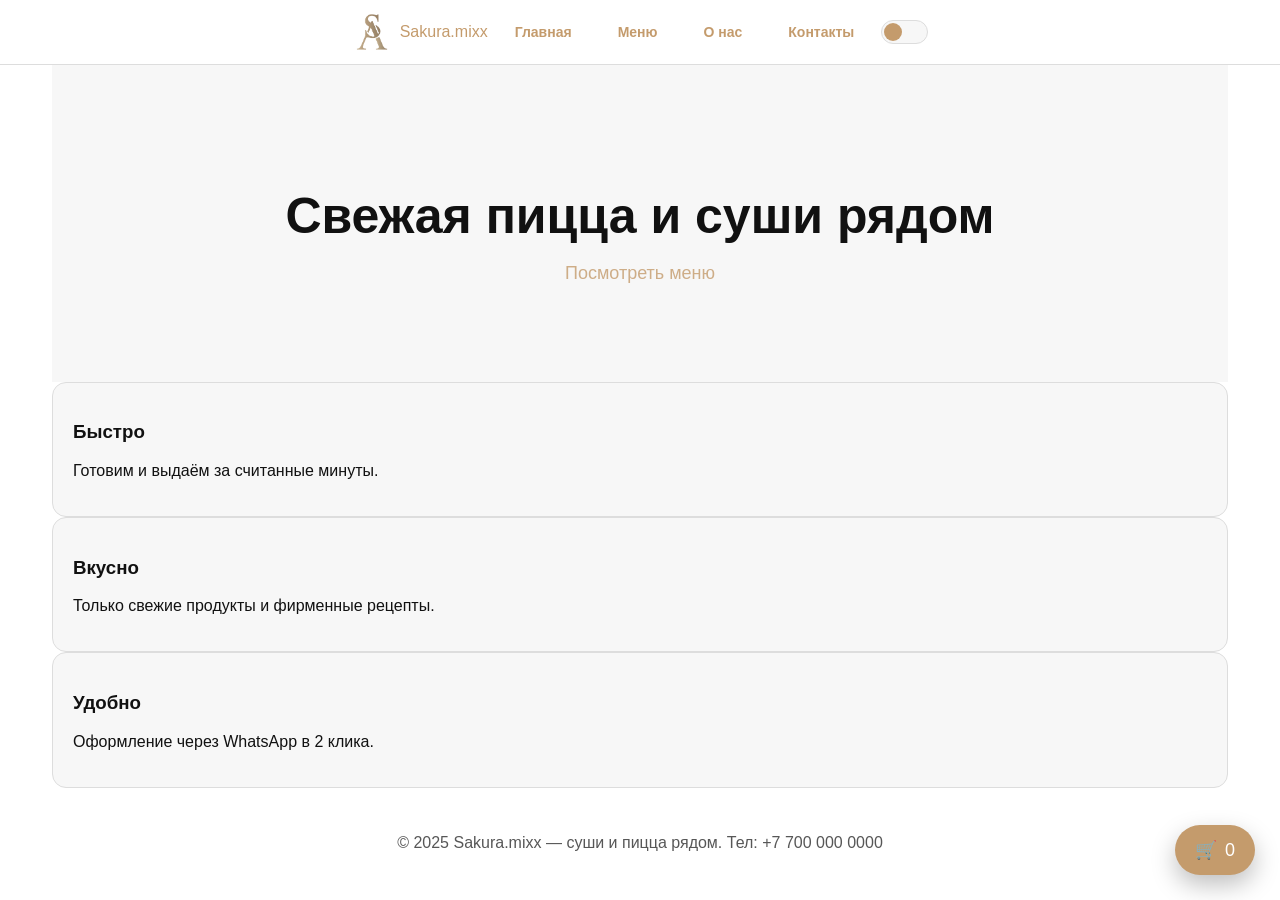
<file: index.html>
<!doctype html>
<html lang="ru">
<head>
  <meta charset="utf-8" />
  <meta name="viewport" content="width=device-width,initial-scale=1" />
  <title>SAKURA.MIX</title>
  <link rel="stylesheet" href="./styles/style.css" />
</head>
<body>
  <header class="topbar">
    <div class="wrap topbar-inner">
      <div class="log_div">
       <img class="logo" src="./imges/Sakura.mixx_logo-removebg-preview.png" alt="">
      <a class="brand" href="index.html">Sakura.mixx</a>
        </div>

      <nav class="nav">
        <a href="index.html">Главная</a>
        <a href="menu.html">Меню</a>
        <a href="about.html" class="active">О нас</a>
        <a href="contacts.html">Контакты</a>
      </nav>
<div class="theme-toggle"></div>

    </div>
  </header>

  <main class="wrap main">
    <section class="hero">
      <h1>Свежая пицца и суши рядом</h1>
      <p class="muted"></p>
      <p><a class="btn" href="menu.html">Посмотреть меню</a></p>
    </section>

    <section class="features">
      <article class="artcard">
        <h3>Быстро</h3>
        <p>Готовим и выдаём за считанные минуты.</p>
      </article>
      <article class="artcard">
        <h3>Вкусно</h3>
        <p>Только свежие продукты и фирменные рецепты.</p>
      </article>
      <article class="artcard">
        <h3>Удобно</h3>
        <p>Оформление через WhatsApp в 2 клика.</p>
      </article>
    </section>
  </main>
  <footer class="footer">
    <div class="wrap">
      <p>© 2025 Sakura.mixx — суши и пицца рядом. Тел: +7 700 000 0000</p>
    </div>
  </footer>

  <script src="./java.js"></script>
  <button id="floatingCartBtn" class="floating-cart">
  🛒 <span id="cartCount">0</span>
</button>
<aside id="cartPanel" class="cart-panel">
  <div class="cart-head">
    <h3>Корзина</h3>
    <button id="closeCart" class="icon-btn">✕</button>
  </div>

  <div id="cartList" class="cart-list"></div>

  <div class="cart-actions">
    <div class="total">
      Итого: <strong id="cartTotal">0</strong> ₸
    </div>

    <div class="cart-buttons">
      <button id="clearCart" class="btn">Очистить</button>
      <button id="checkout" class="btn primary">Оформить в WhatsApp</button>
    </div>
  </div>
</aside>
</body>
</html>
</file>
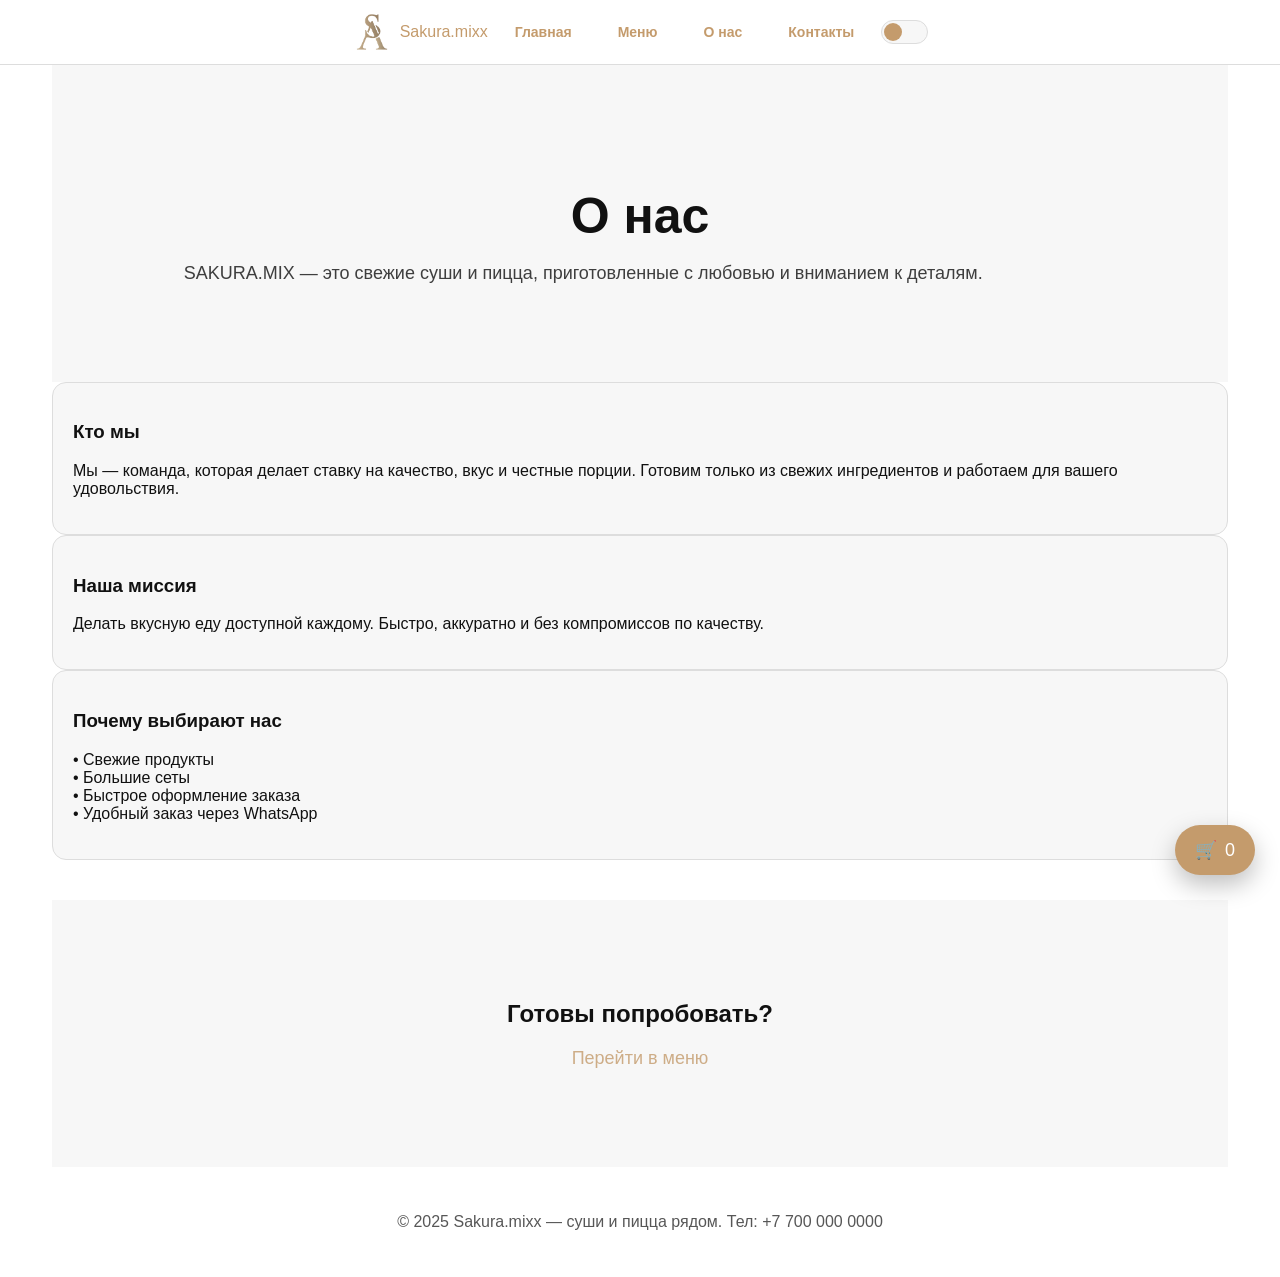
<file: about.html>
<!doctype html>
<html lang="ru">
<head>
  <meta charset="utf-8" />
  <meta name="viewport" content="width=device-width,initial-scale=1" />
  <title>SAKURA.MIX</title>
  <link rel="stylesheet" href="./styles/style.css" />
</head>
<body>
  <header class="topbar">
    <div class="wrap topbar-inner">
      <div class="log_div">
       <img class="logo" src="./imges/Sakura.mixx_logo-removebg-preview.png" alt="">
      <a class="brand" href="index.html">Sakura.mixx</a>
        </div>

      <nav class="nav">
        <a href="index.html">Главная</a>
        <a href="menu.html">Меню</a>
        <a href="about.html">О нас</a>
        <a href="contacts.html">Контакты</a>
      </nav>
<div class="theme-toggle"></div>

    </div>
  </header>
<main class="wrap main">

  <!-- О нас -->
  <section class="hero">
    <h1>О нас</h1>
    <p class="muted">
      SAKURA.MIX — это свежие суши и пицца, приготовленные с любовью и вниманием к деталям.
    </p>
  </section>

  <!-- История -->
  <section class="features">
    <article class="artcard">
      <h3>Кто мы</h3>
      <p>
        Мы — команда, которая делает ставку на качество, вкус и честные порции.
        Готовим только из свежих ингредиентов и работаем для вашего удовольствия.
      </p>
    </article>

    <article class="artcard">
      <h3>Наша миссия</h3>
      <p>
        Делать вкусную еду доступной каждому.
        Быстро, аккуратно и без компромиссов по качеству.
      </p>
    </article>

    <article class="artcard">
      <h3>Почему выбирают нас</h3>
      <p>
        • Свежие продукты<br>
        • Большие сеты<br>
        • Быстрое оформление заказа<br>
        • Удобный заказ через WhatsApp
      </p>
    </article>
  </section>

  <!-- Призыв -->
  <section class="hero" style="margin-top:40px">
    <h2>Готовы попробовать?</h2>
    <p>
      <a class="btn" href="menu.html">Перейти в меню</a>
    </p>
  </section>

</main>

  <footer class="footer">
    <div class="wrap">
      <p>© 2025 Sakura.mixx — суши и пицца рядом. Тел: +7 700 000 0000</p>
    </div>
  </footer>

  <script src="./java.js"></script>
  <button id="floatingCartBtn" class="floating-cart">
  🛒 <span id="cartCount">0</span>
</button>
<aside id="cartPanel" class="cart-panel">
  <div class="cart-head">
    <h3>Корзина</h3>
    <button id="closeCart" class="icon-btn">✕</button>
  </div>

  <div id="cartList" class="cart-list"></div>

  <div class="cart-actions">
    <div class="total">
      Итого: <strong id="cartTotal">0</strong> ₸
    </div>

    <div class="cart-buttons">
      <button id="clearCart" class="btn">Очистить</button>
      <button id="checkout" class="btn primary">Оформить в WhatsApp</button>
    </div>
  </div>
</aside>
</body>
</html>
</file>
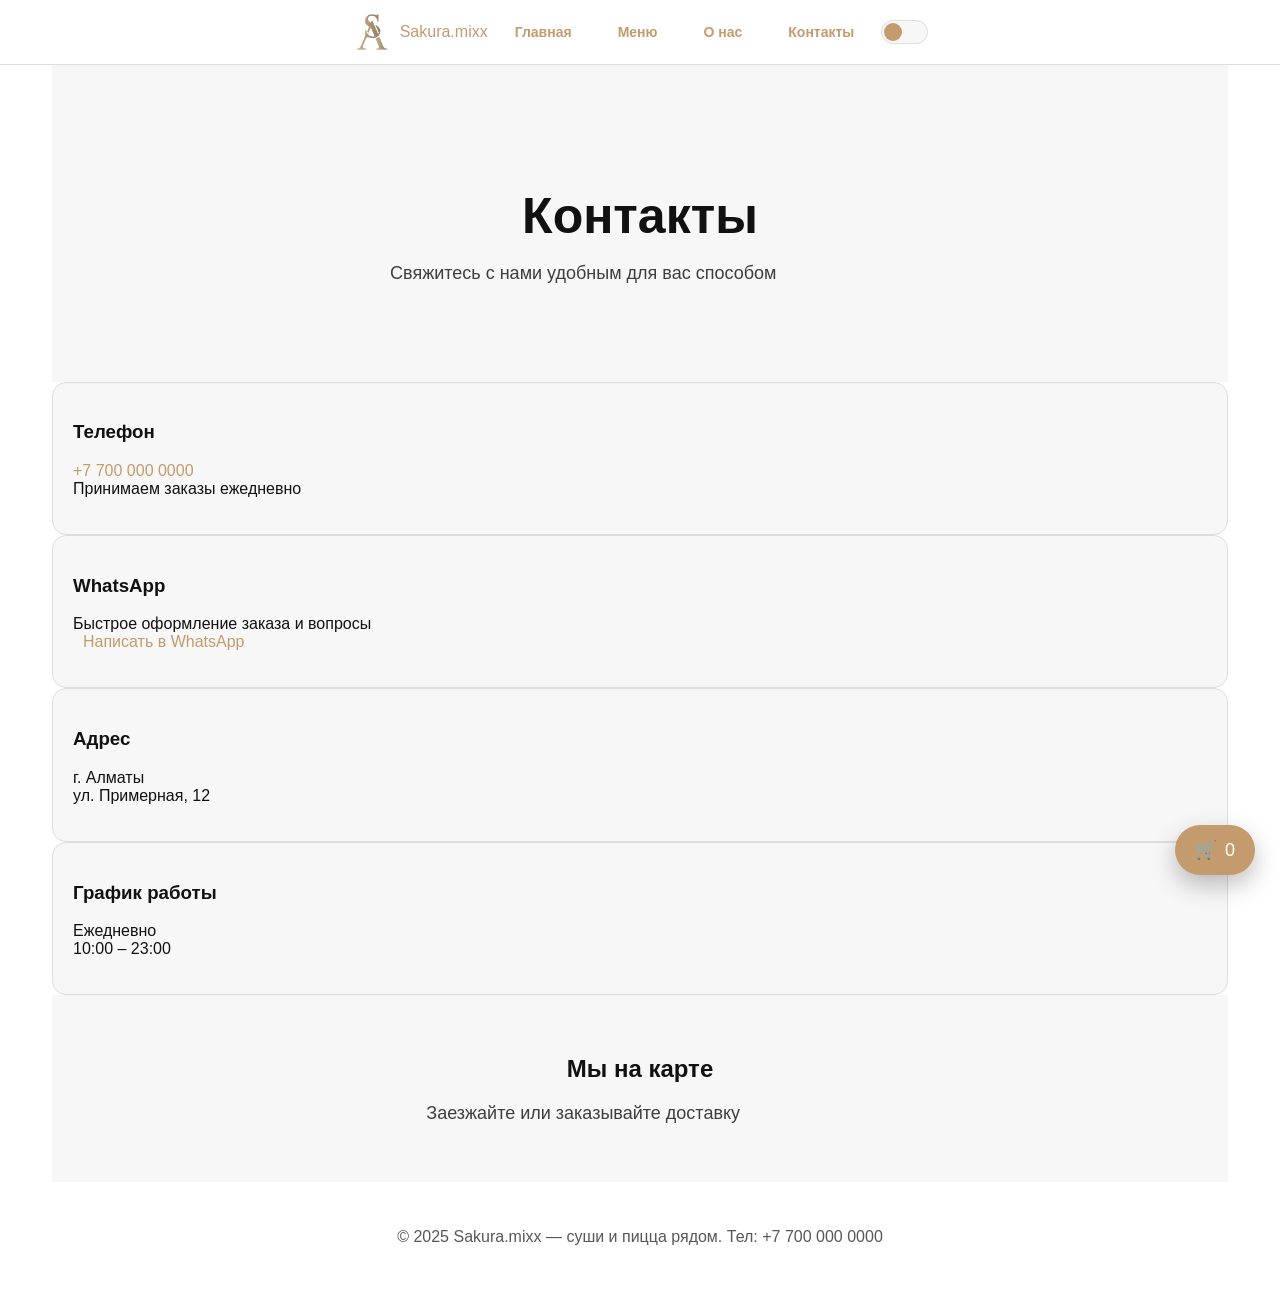
<file: contacts.html>
<!doctype html>
<html lang="ru">
<head>
  <meta charset="utf-8" />
  <meta name="viewport" content="width=device-width,initial-scale=1" />
  <title>SAKURA.MIX</title>
  <link rel="stylesheet" href="./styles/style.css" />
</head>
<body>
  <header class="topbar">
    <div class="wrap topbar-inner">
      <div class="log_div">
       <img class="logo" src="./imges/Sakura.mixx_logo-removebg-preview.png" alt="">
      <a class="brand" href="index.html">Sakura.mixx</a>
        </div>

      <nav class="nav">
        <a href="index.html">Главная</a>
        <a href="menu.html">Меню</a>
        <a href="about.html" class="active">О нас</a>
        <a href="contacts.html">Контакты</a>
      </nav>
<div class="theme-toggle"></div>

    </div>
  </header>

<main class="wrap main">

  <!-- Контакты -->
  <section class="hero">
    <h1>Контакты</h1>
    <p class="muted">
      Свяжитесь с нами удобным для вас способом
    </p>
  </section>

  <!-- Контактная информация -->
  <section class="features">

    <article class="artcard">
      <h3>Телефон</h3>
      <p>
        <a href="tel:+77000000000">+7 700 000 0000</a><br>
        Принимаем заказы ежедневно
      </p>
    </article>

    <article class="artcard">
      <h3>WhatsApp</h3>
      <p>
        Быстрое оформление заказа и вопросы<br>
        <a class="btn" href="https://wa.me/77000000000" target="_blank">
          Написать в WhatsApp
        </a>
      </p>
    </article>

    <article class="artcard">
      <h3>Адрес</h3>
      <p>
        г. Алматы<br>
        ул. Примерная, 12
      </p>
    </article>

    <article class="artcard">
      <h3>График работы</h3>
      <p>
        Ежедневно<br>
        10:00 – 23:00
      </p>
    </article>

  </section>

  <!-- Карта (по желанию) -->
  <section class="hero" style="padding:40px 20px">
    <h2>Мы на карте</h2>
    <p class="muted">Заезжайте или заказывайте доставку</p>

    <!-- ВСТАВЬ СЮДА iframe из Google Maps -->
    <!--
    <iframe
      src="https://www.google.com/maps/embed?pb=..."
      width="100%"
      height="300"
      style="border:0; border-radius:14px;"
      allowfullscreen=""
      loading="lazy">
    </iframe>
    -->
  </section>

</main>


  <footer class="footer">
    <div class="wrap">
      <p>© 2025 Sakura.mixx — суши и пицца рядом. Тел: +7 700 000 0000</p>
    </div>
  </footer>

  <script src="./java.js"></script>
  <button id="floatingCartBtn" class="floating-cart">
  🛒 <span id="cartCount">0</span>
</button>
<aside id="cartPanel" class="cart-panel">
  <div class="cart-head">
    <h3>Корзина</h3>
    <button id="closeCart" class="icon-btn">✕</button>
  </div>

  <div id="cartList" class="cart-list"></div>

  <div class="cart-actions">
    <div class="total">
      Итого: <strong id="cartTotal">0</strong> ₸
    </div>

    <div class="cart-buttons">
      <button id="clearCart" class="btn">Очистить</button>
      <button id="checkout" class="btn primary">Оформить в WhatsApp</button>
    </div>
  </div>
</aside>
</body>
</html>
</file>
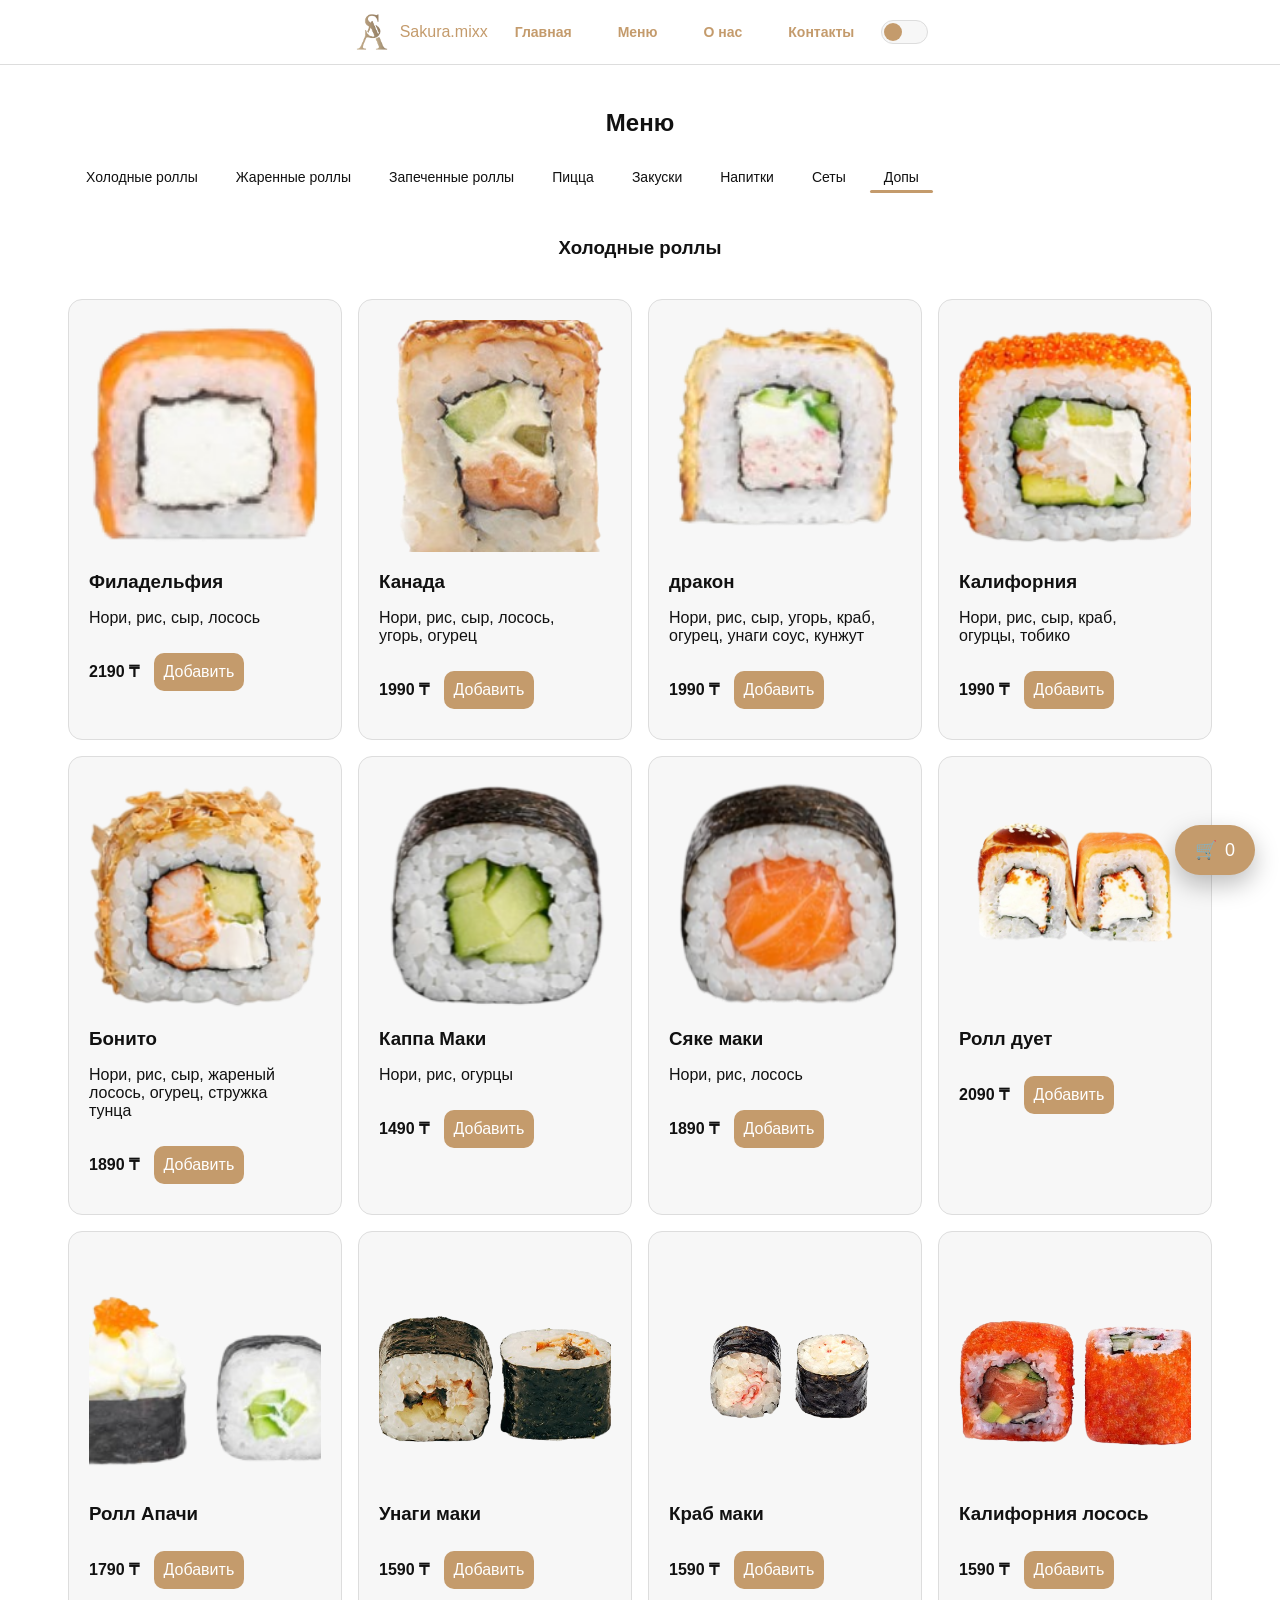
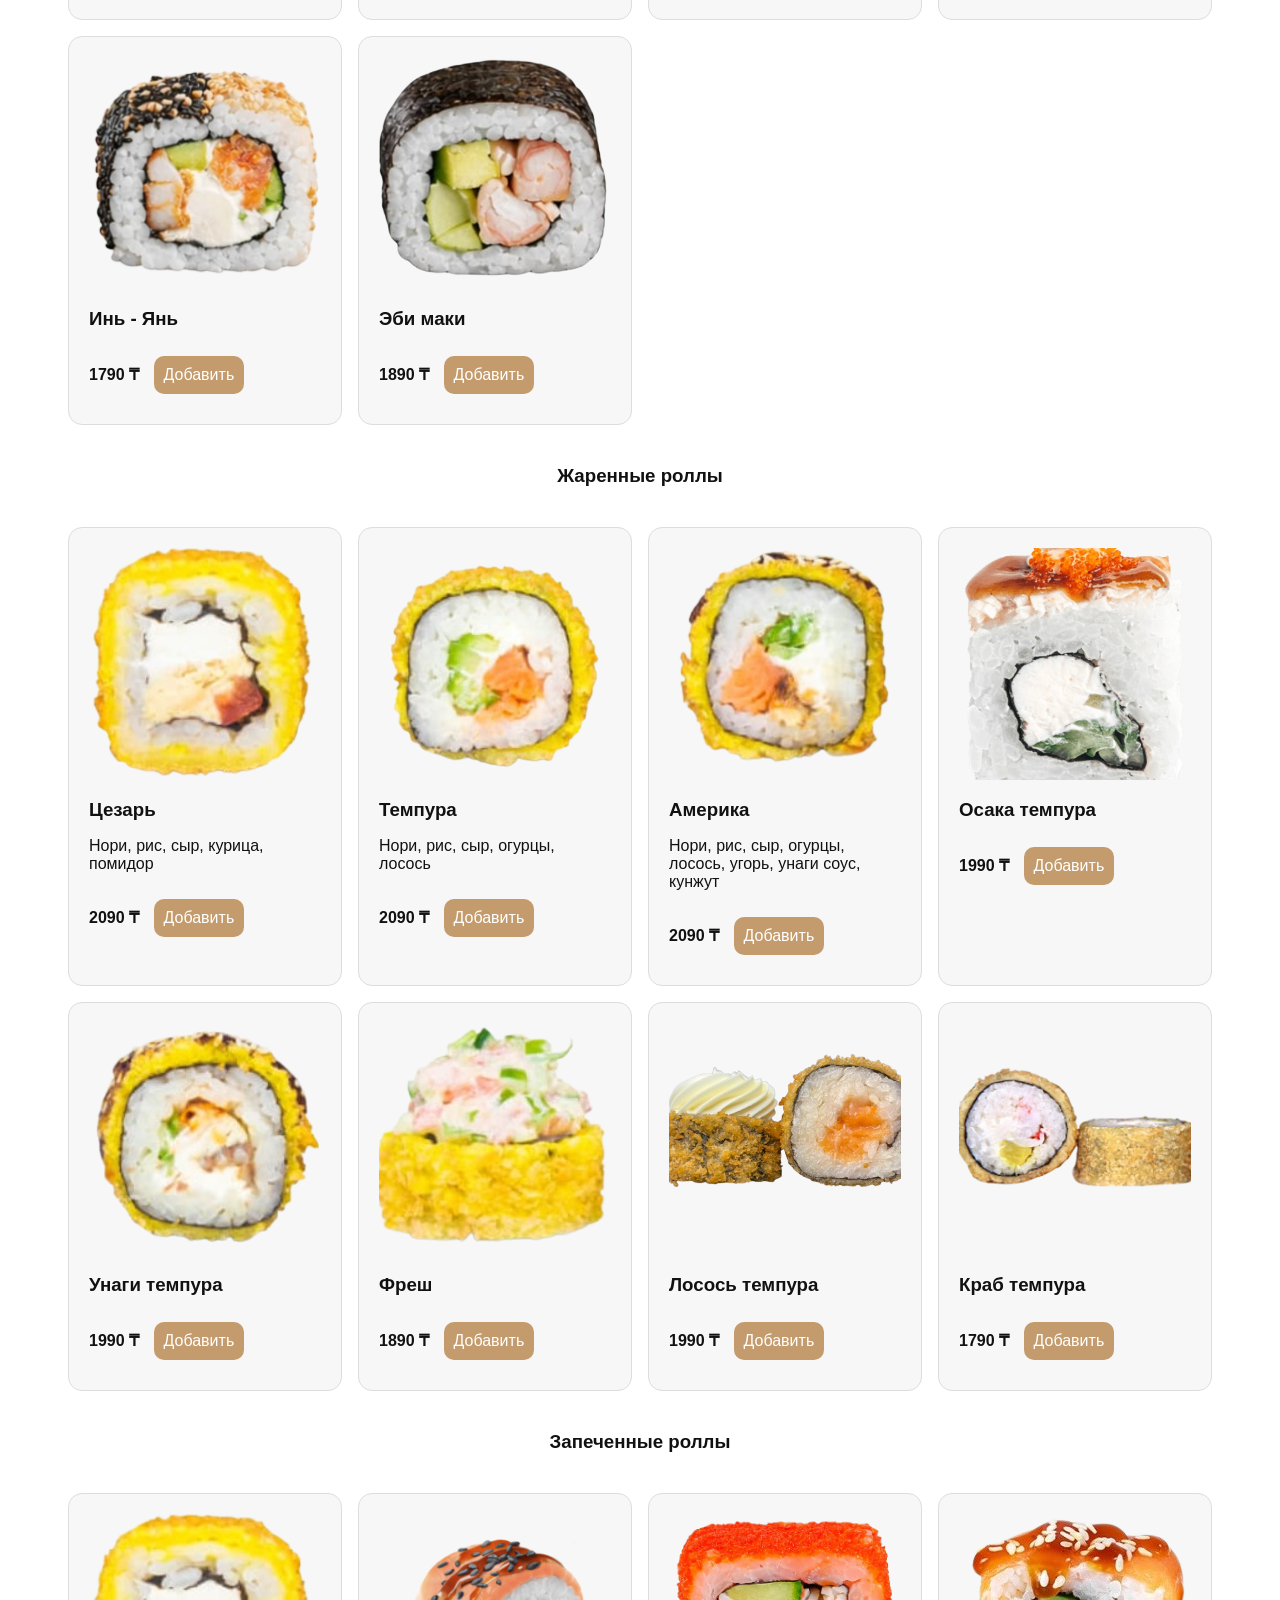
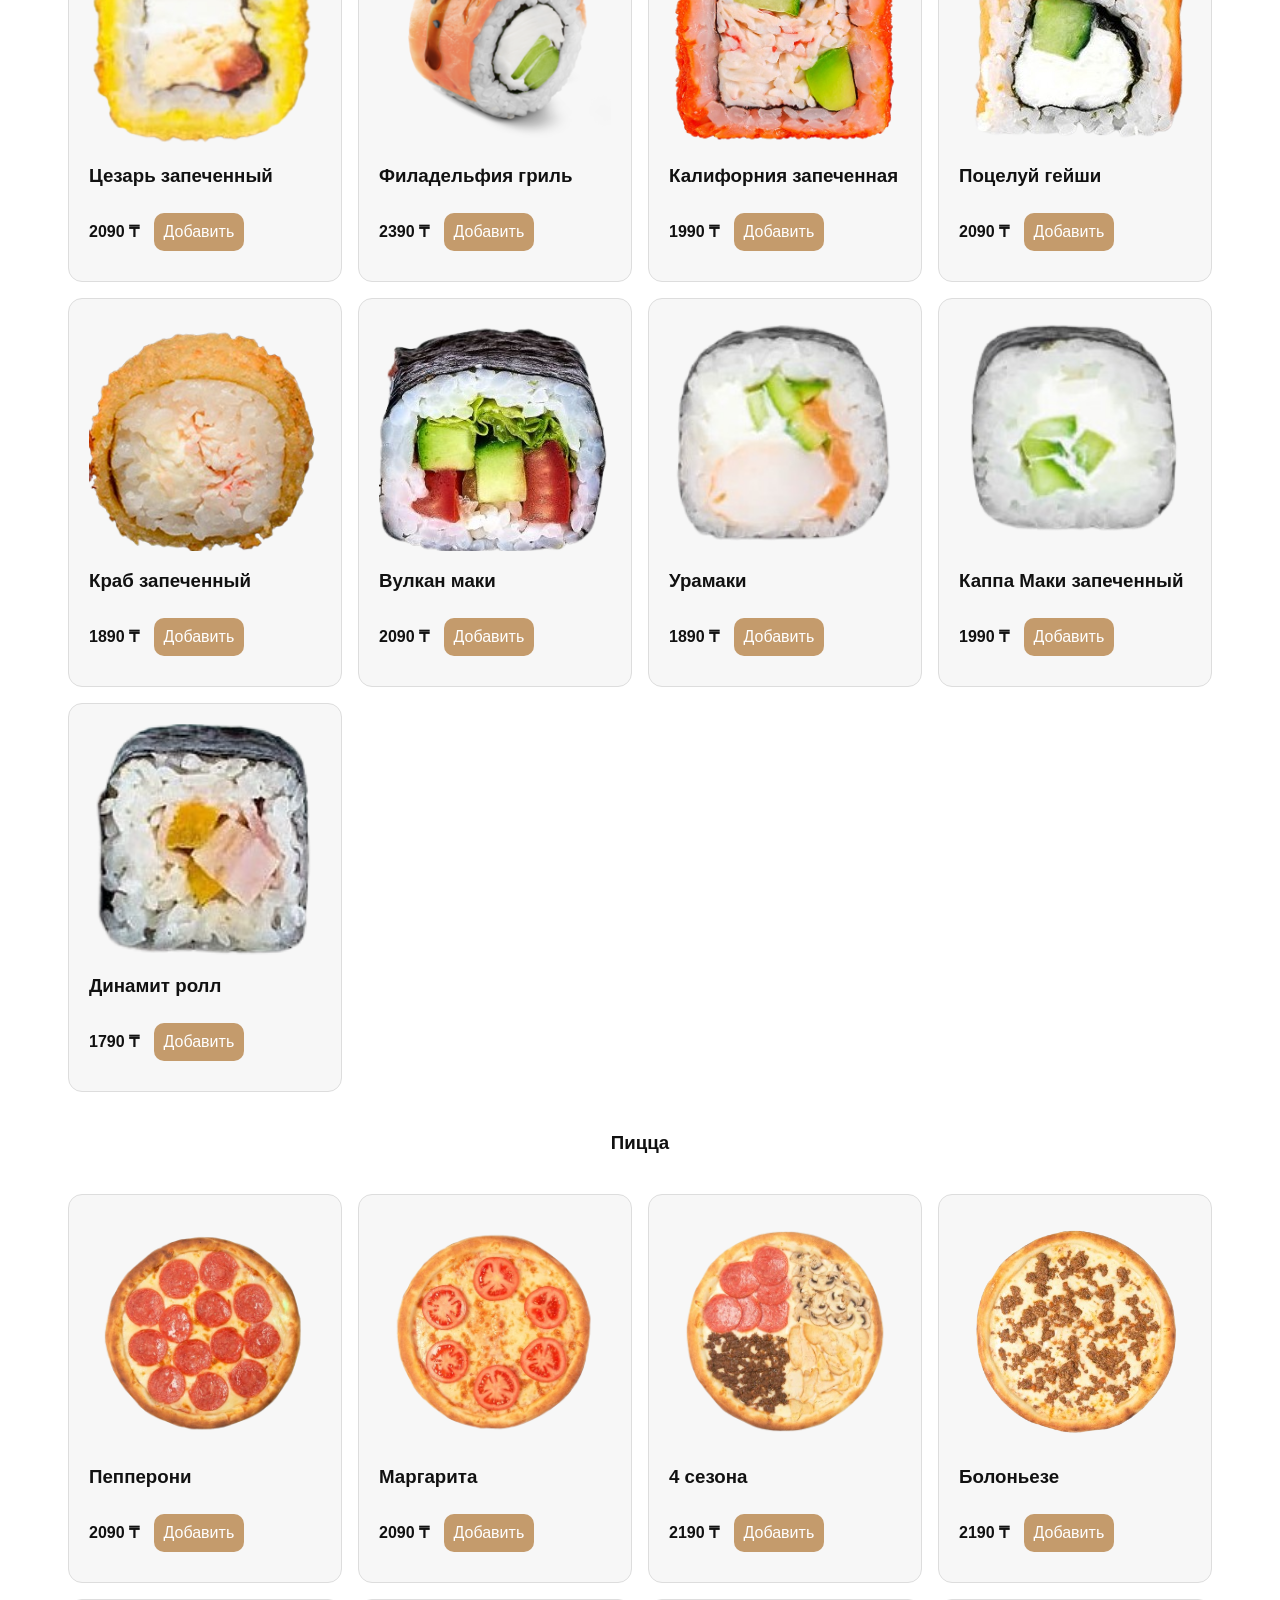
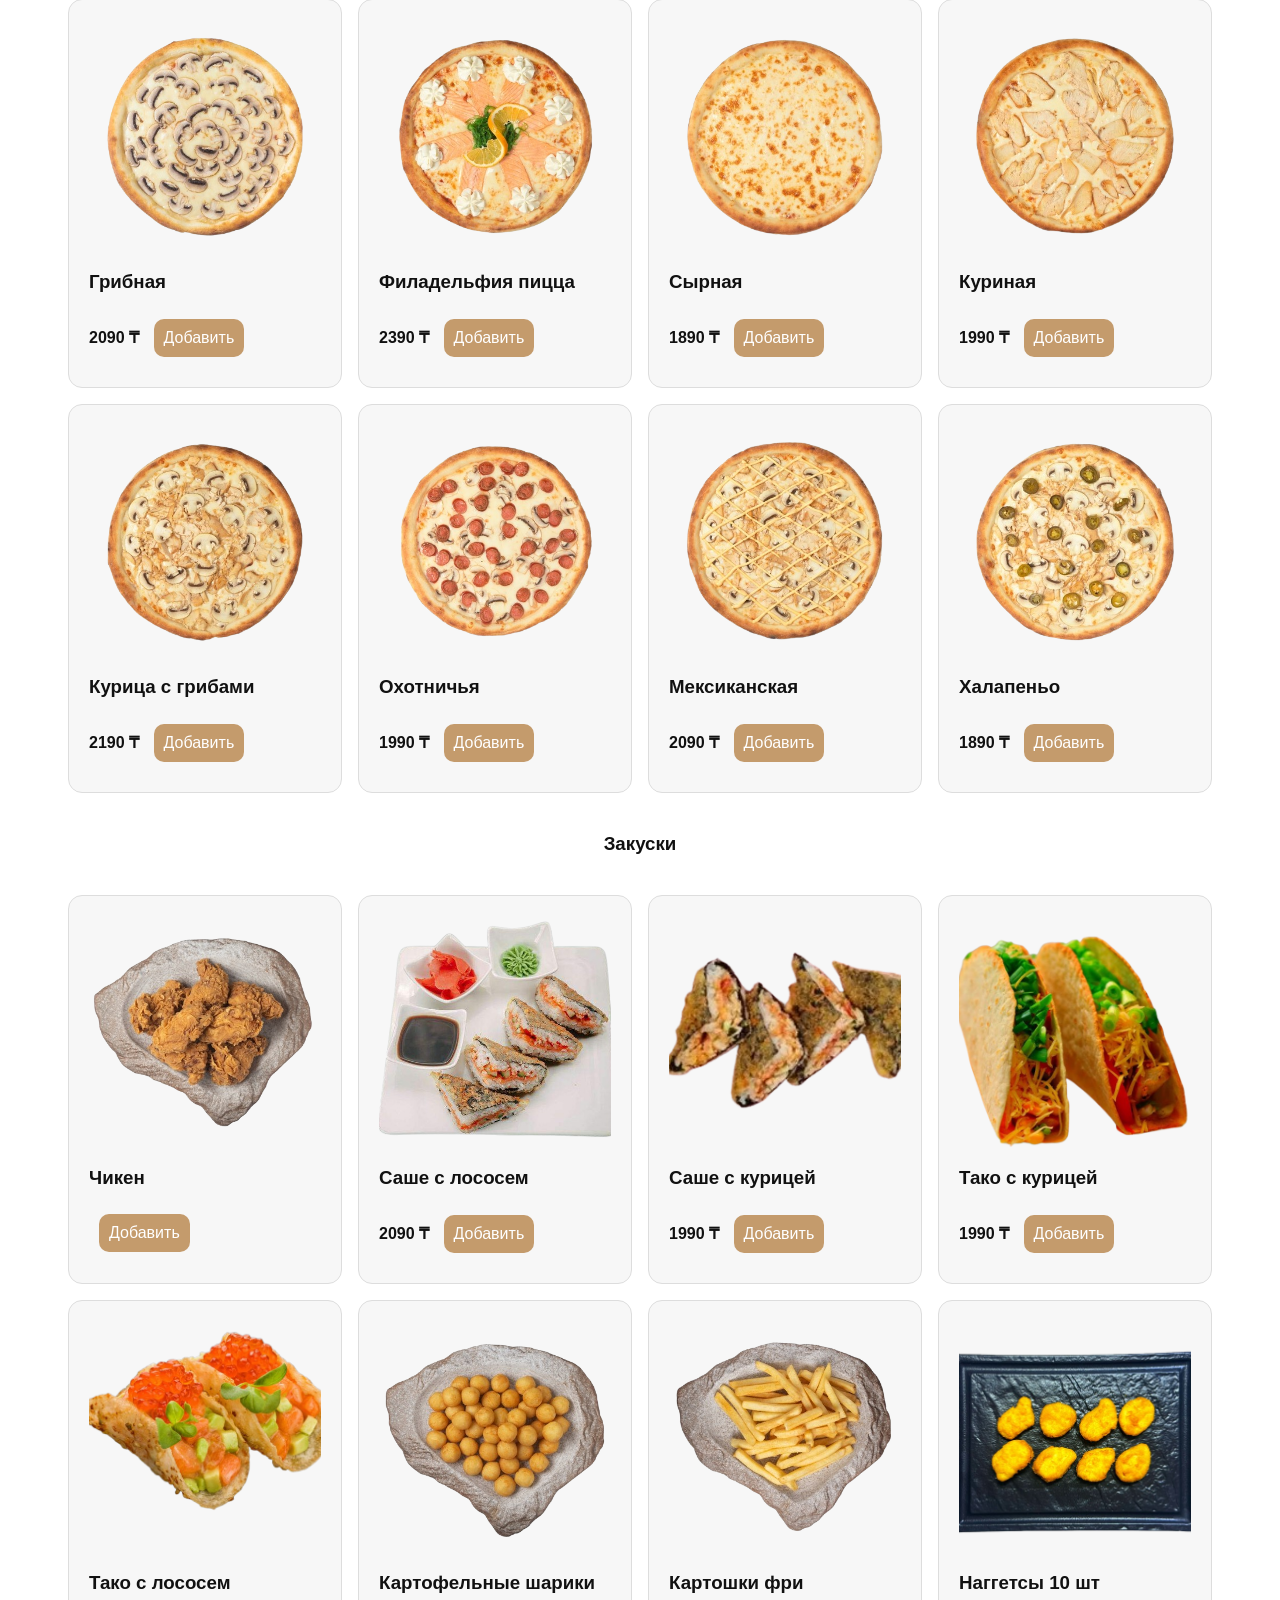
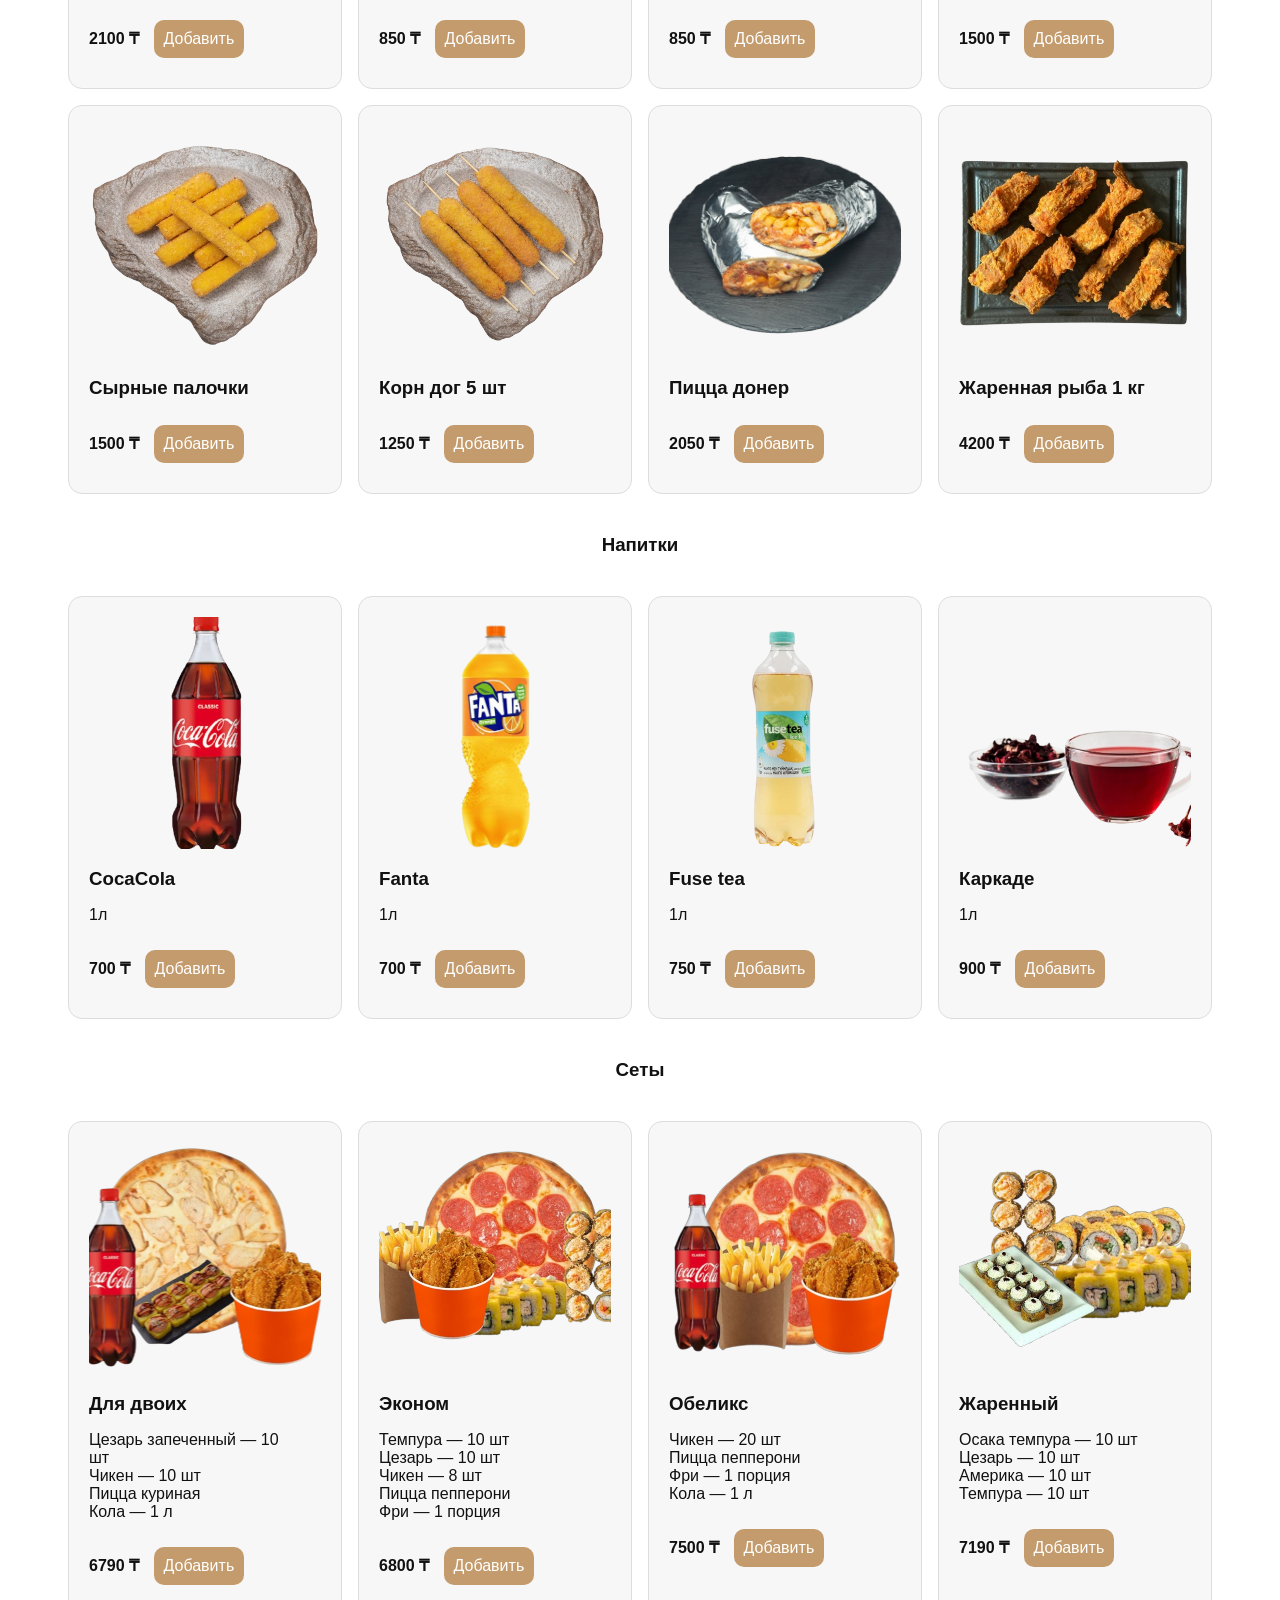
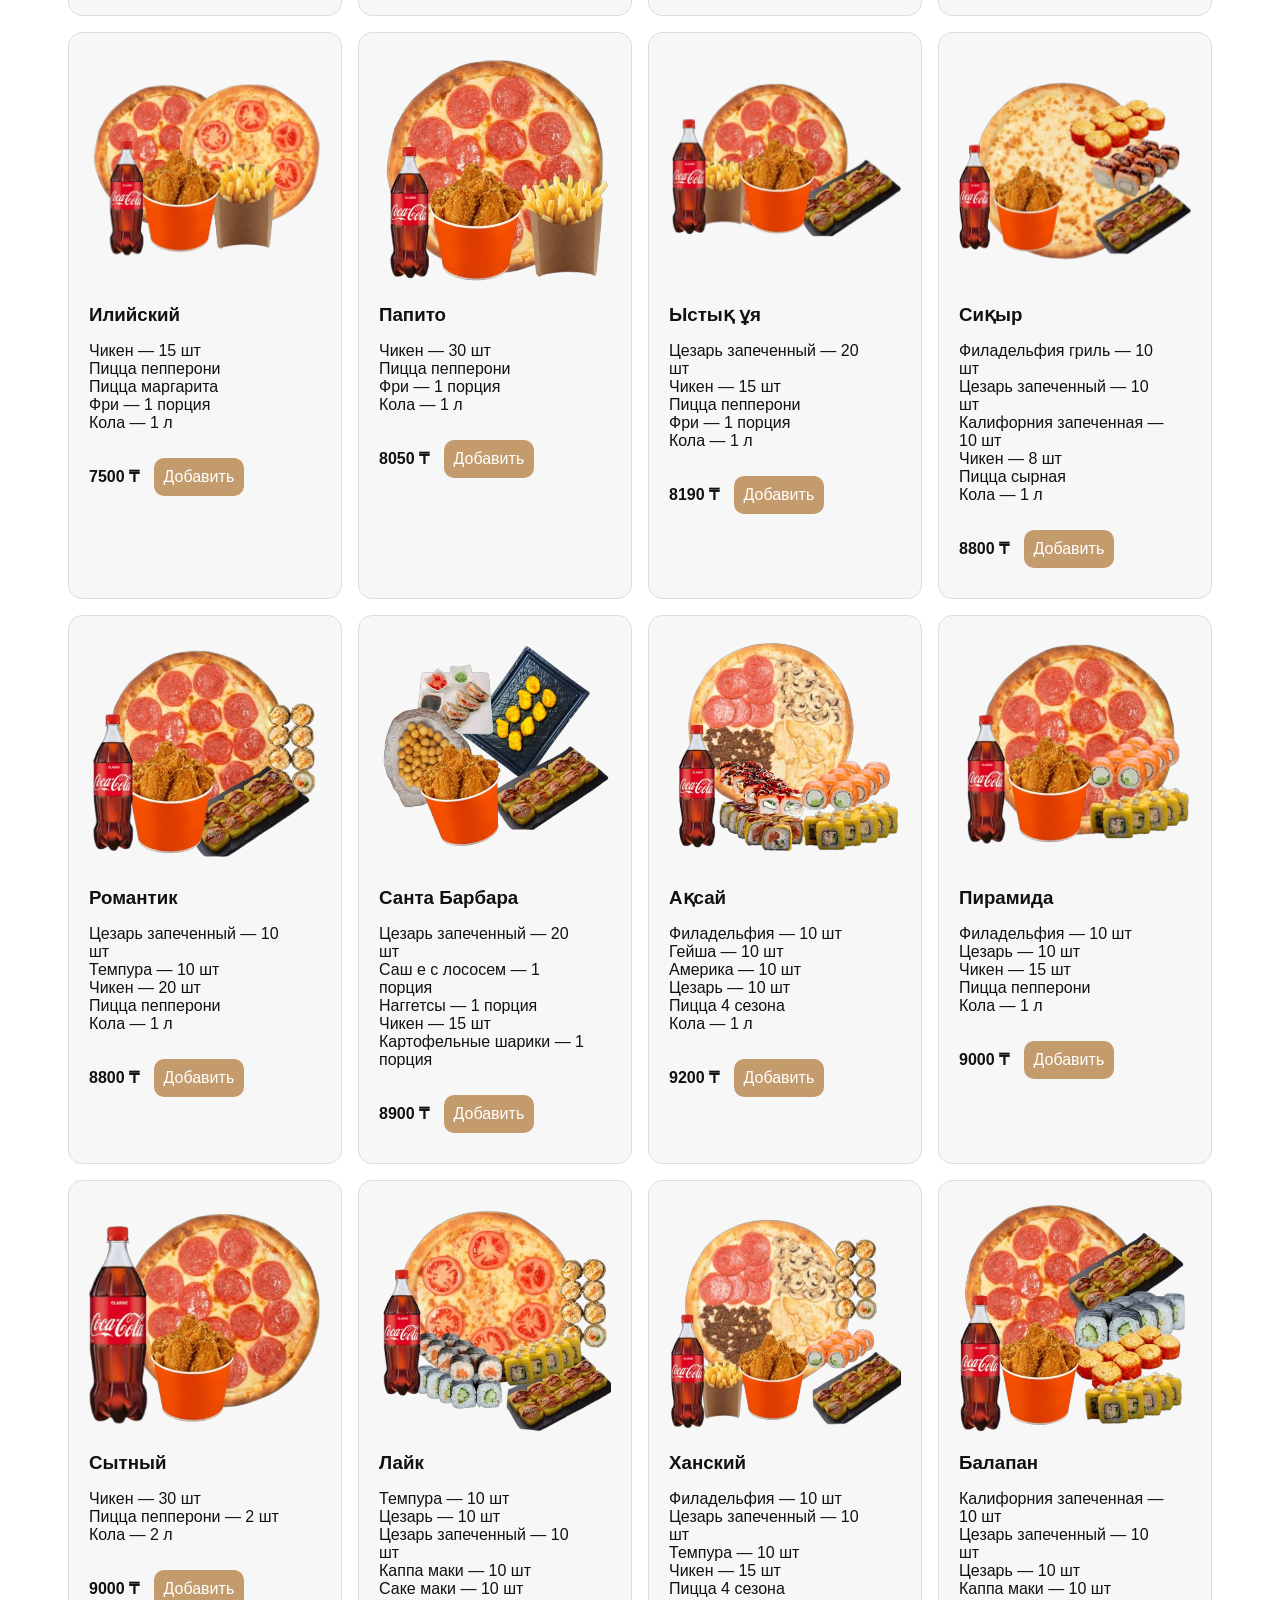
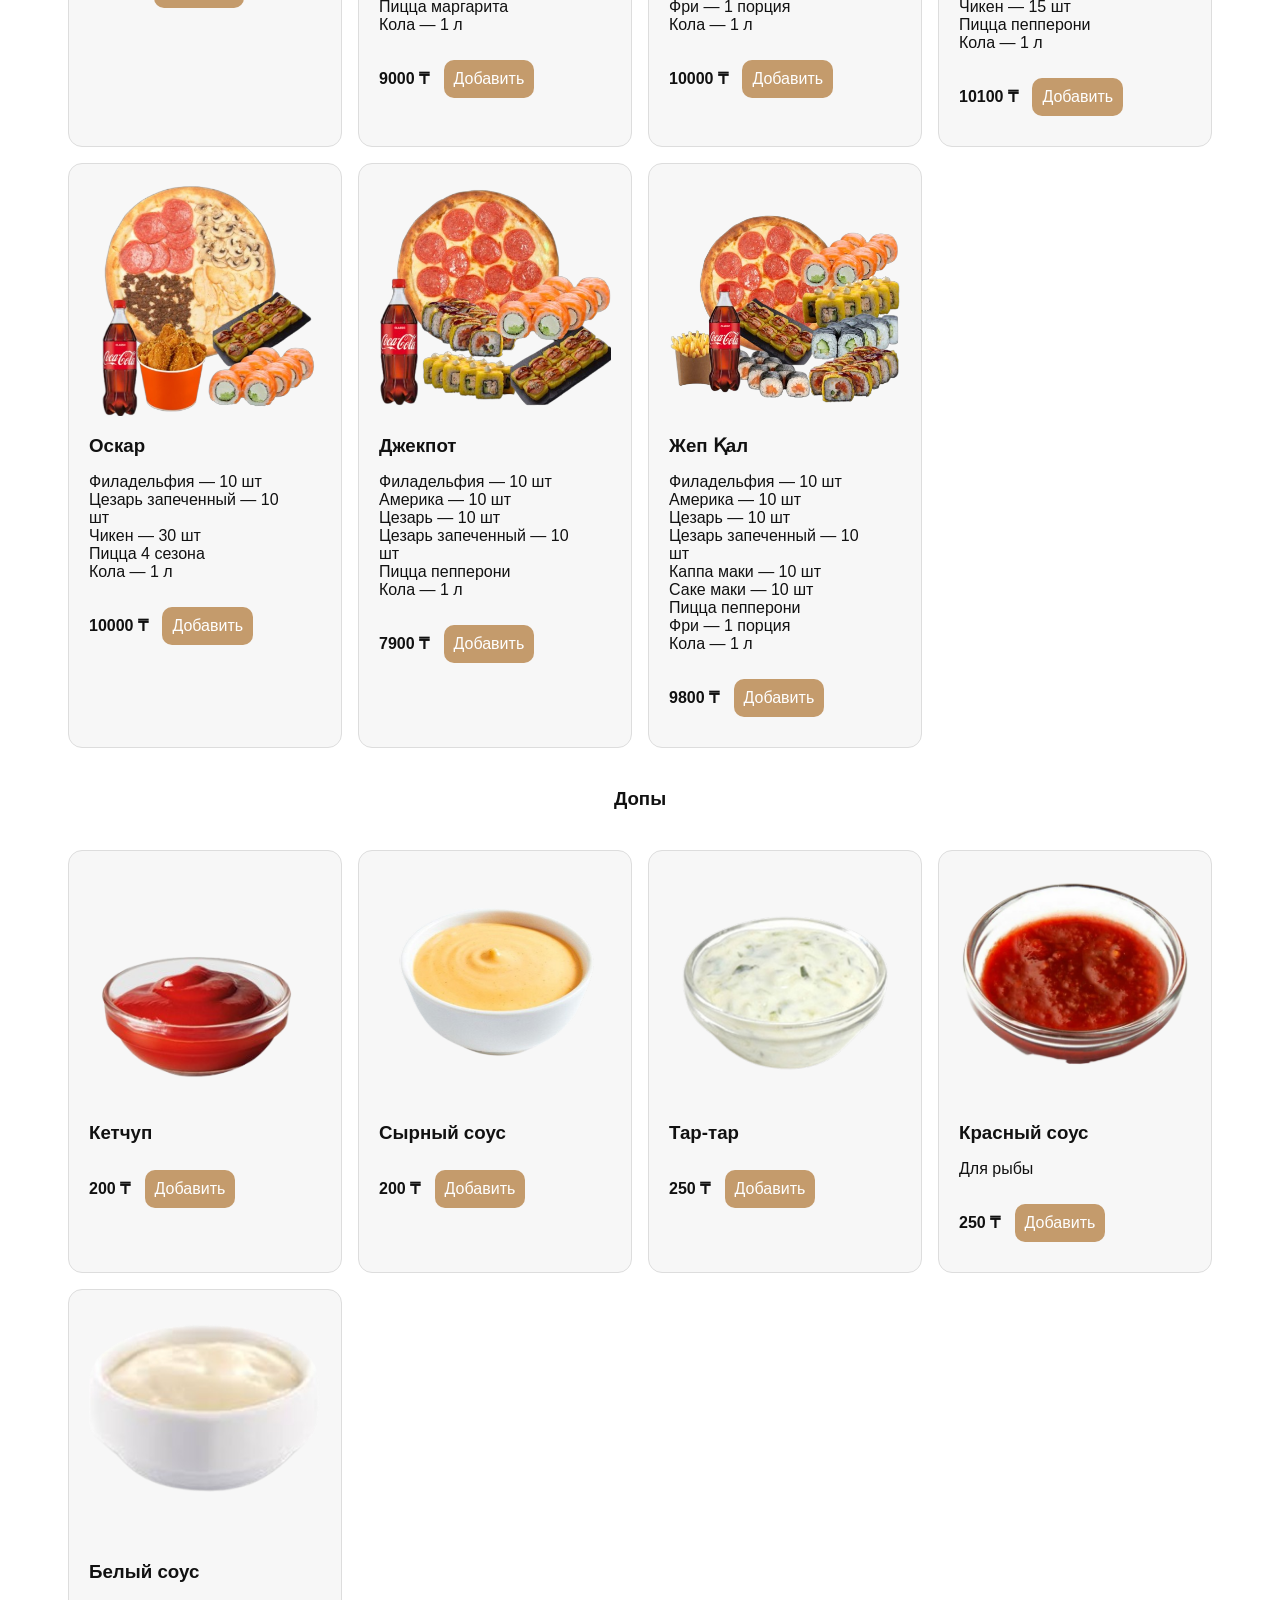
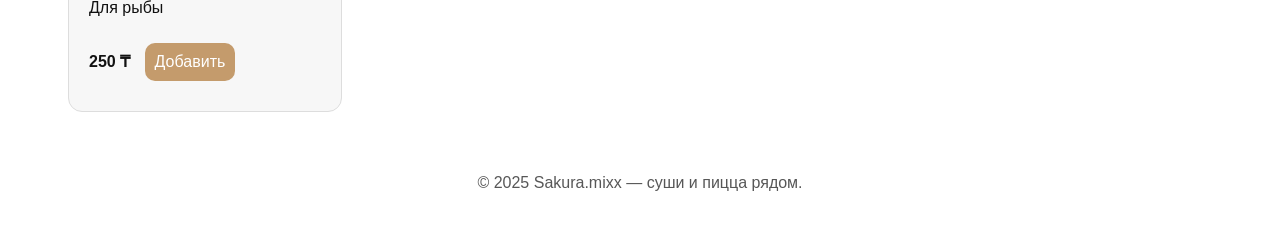
<file: menu.html>
<!doctype html>
<html lang="ru">
<head>
  <meta charset="utf-8" />
  <meta name="viewport" content="width=device-width,initial-scale=1" />
  <title>SAKURA.MIX menu</title>
  <link rel="stylesheet" href="./styles/style.css" />
</head>
<body>
  <header class="topbar">
    <div class="wrap topbar-inner">
      <div class="log_div">
       <img class="logo" src="./imges/Sakura.mixx_logo-removebg-preview.png" alt="">
      <a class="brand" href="index.html">Sakura.mixx</a>
        </div>
      <nav class="nav">
        <a href="index.html">Главная</a>
        <a href="menu.html" class="active">Меню</a>
        <a href="about.html">О нас</a>
        <a href="contacts.html">Контакты</a>
      </nav>
      <div class="controls">
        <div class="theme-toggle"></div>
      </div>
    </div>
  </header>

  <main class="wrap main">
    <div class="menu_nav">
    <h2 class="menuh2">Меню</h2>
      <div class="navmenu">
        <a class="nav_a" href="#rolls-section">Холодные роллы</a>
        <a class="nav_a" href="#frollss-section"> Жаренные роллы</a>
        <a class="nav_a" href="#bakedrollss-section"> Запеченные роллы</a>
        <a class="nav_a" href="#pizza-section">Пицца</a>
        <a class="nav_a" href="#snacks-section">Закуски</a>
        <a class="nav_a" href="#drinks-section">Напитки</a>
        <a class="nav_a" href="#sets-section">Сеты</a>
        <a class="nav_a" href="#dop-section">Допы</a>
      </div>
      </div>


    <section id="rolls-section">
      <h3 class="menuh3">Холодные роллы</h3>
      <div id="productGrid" class="grid"></div>
    </section>


    <section id="frollss-section">
      <h3 class="menuh3">Жаренные роллы</h3>
      <div id="productGrid2" class="grid2"></div>
    </section>

        <section id="bakedrollss-section">
      <h3 class="menuh3">Запеченные роллы</h3>
      <div id="productGrid3" class="grid3"></div>
    </section>

    <section id="pizza-section">
      <h3 class="menuh3">Пицца</h3>
      <div id="productGrid4" class="grid4"></div>
    </section>

    <section id="snacks-section">
      <h3 class="menuh3">Закуски</h3>
      <div id="productGrid5" class="grid5"></div>
    </section>

    <section id="drinks-section">
      <h3 class="menuh3">Напитки</h3>
      <div id="productGrid6" class="grid6"></div>
    </section>

    <section id="sets-section">
      <h3 class="menuh3">Сеты</h3>
      <div id="productGrid7" class="grid7"></div>
    </section>

    <section id="dop-section">
      <h3 class="menuh3">Допы</h3>
      <div id="productGrid8" class="grid8"></div>
    </section>
  </main>

  <footer class="footer">
    <div class="wrap">
      <p>© 2025 Sakura.mixx — суши и пицца рядом.</p>
    </div>
  </footer>

  <script src="./java.js"></script>
  <!-- Floating cart button -->
<button id="floatingCartBtn" class="floating-cart">
  🛒 <span id="cartCount">0</span>
</button>
<aside id="cartPanel" class="cart-panel">
  <div class="cart-head">
    <h3>Корзина</h3>
    <button id="closeCart" class="icon-btn">✕</button>
  </div>

  <div id="cartList" class="cart-list"></div>

  <div class="cart-actions">
    <div class="total">
      Итого: <strong id="cartTotal">0</strong> ₸
    </div>
<label class="radio">
  <input type="radio" name="pay" value="Наличные" checked>
  Наличные
</label>

<label class="radio">
  <input type="radio" name="pay" value="Kaspi QR">
  Kaspi
</label>

<label class="radio">
  <input type="radio" name="pay" value="Перевод на карту">
  Карта
</label>

    <div class="cart-buttons">
      <button id="clearCart" class="btn">Очистить</button>
      <button id="checkout" class="btn primary">Оформить в WhatsApp</button>
    </div>
  </div>
</aside>
</body>
</html>
</file>
<file: styles/style.css>
/* ------------------------------------
   ГЛОБАЛЬНЫЕ ПЕРЕМЕННЫЕ ТЕМ
------------------------------------ */
:root {
    --bg-color: #ffffff;
    --text-color: #111111;
    --accent-color: #c49b6c;
    --card-bg: #f7f7f7;
    --border-color: #dddddd;
    --menu-text: #111111;
    --menu-bg: #ffffff;
    
}

.dark {
    --bg-color: #0f0f0f;
    --text-color: #f0f0f0;
    --accent-color: #e7c08d;
    --card-bg: #1a1a1a;
    --border-color: #333333;
    --menu-text: #ffffff;
    --menu-bg: #0f0f0f;
}

/* ------------------------------------
   ОСНОВНОЕ
------------------------------------ */
body {
    margin: 0;
    font-family: "Montserrat", sans-serif;
    background: var(--bg-color);
    color: var(--text-color);
    transition: 0.3s ease;
}

a {
    text-decoration: none;
    color: var(--accent-color);
}

/* ------------------------------------
   ШАПКА + ТЕМА (переключатель)
------------------------------------ */
header {
    width: 100%;
    padding: 12px 16px;
    display: flex;
    box-sizing: border-box;
    justify-content: space-between;
    align-items: center;
    border-bottom: 1px solid var(--border-color);
    background: var(--bg-color);
    position: sticky;
    top: 0;
    z-index: 1000;
}

.logo {
    font-size: 28px;
    font-weight: 700;
    color: var(--accent-color);
}

.wrap {
  max-width: 1200px;
  margin: 0 auto;
  padding: 0 12px;
  box-sizing: border-box;
}

.topbar-inner {
  display: flex;
  align-items: center;
  justify-content: space-between;
  gap: 12px;
}

.nav {
  display: flex;
  gap: 16px;
}

.nav a {
  font-weight: 600;
  font-size: 14px;
}

nav a {
    margin: 0 15px;
    font-weight: 600;
}

.log_div{
    display: flex;
    flex-wrap: wrap;
    gap: 8px;
    align-items: center;
    text-align: center;
    justify-content: center;
}
.logo{
    width: 40px;
}

/* --- Переключатель темы --- */
.theme-toggle {
    width: 45px;
    height: 22px;
    border-radius: 50px;
    background: var(--card-bg);
    border: 1px solid var(--border-color);
    cursor: pointer;
    position: relative;
    transition: 0.3s;
}

.theme-toggle::after {
    content: "";
    position: absolute;
    width: 18px;
    height: 18px;
    background: var(--accent-color);
    border-radius: 50%;
    left: 2px;
    top: 2px;
    transition: 0.3s;
}

.dark .theme-toggle::after {
    transform: translateX(23px);
}

/* ------------------------------------
   ГЛАВНЫЙ ГЕРО-БЛОК
------------------------------------ */
.hero {
    padding: 80px 20px;
    text-align: center;
    background: var(--card-bg);
}

.hero h1 {
    font-size: 50px;
    margin-bottom: 10px;
}

.hero p {
    font-size: 18px;
    opacity: 0.8;
}
/* 
index cards */

.artcard{
    background: var(--card-bg);
    padding: 20px;
    border-radius: 14px;
    border: 1px solid var(--border-color);
    transition: 0.2s;
    width: 100%;
    margin: 0;
    box-sizing: border-box;
}


/* ===============================
   УКАЗАТЕЛЬ АКТИВНОЙ СЕКЦИИ
================================ */
.nav_a{
    padding: 20px;
}

/* ===== NAV МЕНЮ ===== */
.menu_nav {
  position: sticky;
  top: 14px;
  z-index: 1001;
  background: var(--menu-bg);
}

/* 🔥 ВАЖНО */
.navmenu {
  position: relative;
}


.navmenu {
  display: flex;
  flex-wrap: nowrap;      /* ❗ НЕ переносим */
  overflow-x: auto;       /* 👉 скролл */
  gap: 10px;
  justify-content: flex-start;
  -webkit-overflow-scrolling: touch;
  align-items: center;
}

.navmenu::-webkit-scrollbar {
  display: none;
}


.navmenu a {
  padding: 8px 14px;
  border-radius: 20px;
  font-size: 14px;
  white-space: nowrap; /* не ломает слова */
  color: var(--menu-text);
  background: transparent;
  transition: 0.2s;
}

/* .navmenu a.active {
  background: var(--accent-color);
  color: #fff;
} */


/* линия-указатель */
.nav-indicator {
  position: absolute;
  bottom: 0;              /* ⬅ вместо margin-top */
  left: 0;
  height: 3px;
  background: var(--accent-color);
  border-radius: 10px;
  transition: all 0.25s ease;
}

.menu_nav{
    padding: 20px;
    position: sticky;
    top: 14px;
    z-index: 1001; 
    justify-content: center;
    background-color: var(--menu-bg) !important;
    color: var(--menu-text);
    backdrop-filter: none;
    -webkit-backdrop-filter: none;
}

/* ------------------------------------
   КАРТОЧКИ МЕНЮ
------------------------------------ */


.grid,
.grid2,
.grid3,
.grid4,
.grid5,
.grid6,
.grid7,
.grid8 {
  display: grid;
  grid-template-columns: repeat(auto-fill, minmax(220px, 1fr));
  gap: 16px;
  padding: 16px;
}








.menuh2,
.menuh3 {
    text-align: center;
    margin: 24px 0;
}



.card {
    background: var(--card-bg);
    padding: 20px;
    border-radius: 14px;
    border: 1px solid var(--border-color);
    transition: 0.2s;
    box-sizing: border-box;
}


.card:hover {
    transform: translateY(-5px);
    box-shadow: 0 10px 20px rgba(0,0,0,0.07);
}

.card img {
    width: 100%;
    aspect-ratio: 1 / 1;
    object-fit: cover;
    border-radius: 12px;
}


.card h3 {
    margin: 15px 0;
}

.card button {
    padding: 10px;
    border-radius: 10px;
    border: none;
    background: var(--accent-color);
    color: white;
    font-size: 16px;
    cursor: pointer;
    transition: 0.2s;
}

.card button:hover {
    opacity: 0.8;
}

.pack-select {
  display: flex;
  flex-wrap: wrap;
}

.pack-btn {
  margin: 2px;
  width: 40px;
  padding: 8px 14px;
  border-radius: 8px;
  border: 1px solid var(--border-color);
  background: #f3b6b6;
  cursor: pointer;
  font-weight: 600;
}

.pack-btn.active {
  background: #e53935;
  color: #fff;
}

.hidden {
  display: none !important;
}


.pack-select {
  display: flex;
  flex-wrap: wrap;
}


.pack-btn {
  padding: 6px 10px;
  min-width: 48px;
  width: auto;
  text-align: center;
}


/* ------------------------------------
   КОРЗИНА (SIDEBAR)
------------------------------------ */
#cartPanel{
    position: fixed;
    top: 0;
    right: -380px;
    width: 360px;
    height: 100vh;

    background: var(--bg-color);
    border-left: 1px solid var(--border-color);
    z-index: 100000;

    transition: right 0.3s ease;
    display: flex;
    flex-direction: column;
}
#cartPanel.open {
    right: 0;
}


.cart {
    right: -350px;
    top: 0;
    width: 350px;
    height: 100%;
    background: var(--bg-color);
    border-left: 1px solid var(--border-color);
    padding: 20px;
    transition: 0.3s;
    z-index: 99;
}

.muted{
    width: 90%;
}

.cart.open {
    right: 0;
}

.cart-item {
    border-bottom: 1px solid var(--border-color);
    padding: 10px ;
}

.cart-item-title {
    font-weight: 600;
    padding: 0;
}


.checkout-btn {
    margin-top: 20px;
    width: 100%;
    padding: 15px;
    background: var(--accent-color);
    color: white;
    font-size: 18px;
    border: 0;
    border-radius: 10px;
    cursor: pointer;
}

.cart-item {
  display: grid;
  grid-template-columns: 1fr auto auto;
  gap: 10px;
  align-items: center;
}

.cart-controls {
  display: flex;
  align-items: center;
  gap: 6px;
}

.cart-controls button {
  width: 28px;
  height: 28px;
  border: none;
  border-radius: 6px;
  background: #222;
  color: #fff;
  font-size: 18px;
  cursor: pointer;
}

.cart-controls span {
  min-width: 20px;
  text-align: center;
  font-weight: bold;
}

.cart-head h3{
    margin-left: 20px;
}

.radio{
    margin: 10px;
}

.icon-btn{
    margin: 10px;
}

.total{
    margin: 10px;
}

.btn{
    margin: 10px;
}
/* Floating cart button */
.floating-cart {
    position: fixed;
    right: 25px;
    bottom: 25px;
    z-index: 1000;

    background: var(--accent-color);
    color: #fff;
    border: none;
    border-radius: 50px;

    padding: 14px 20px;
    font-size: 18px;
    cursor: pointer;

    display: flex;
    align-items: center;
    gap: 8px;

    box-shadow: 0 10px 25px rgba(0,0,0,0.25);
    transition: transform 0.2s ease, opacity 0.2s;
}

.floating-cart:hover {
    transform: scale(1.05);
}

/* ===============================
   SCROLL ДЛЯ КОРЗИНЫ
================================ */

/* Вся корзина — фиксированная */
#cartPanel {
    height: 100vh;
    display: flex;
    flex-direction: column;
}

/* Список товаров прокручивается */
#cartList {
    flex: 1;
    overflow-y: auto;
    padding-right: 6px;
}

/* Красивый скролл */
#cartList::-webkit-scrollbar {
    width: 6px;
}

#cartList::-webkit-scrollbar-thumb {
    background: var(--accent-color);
    border-radius: 8px;
}

#cartList::-webkit-scrollbar-track {
    background: transparent;
}

.cart-actions{
    margin-bottom: 100px;
}

.cart-buttons{
  margin-top: 20px;
}

/* Скрытие кнопки корзины при открытой панели */
.floating-cart.hidden {
    opacity: 0;
    pointer-events: none;
    transform: scale(0.9);
}

/* ------------------------------------
   ПОДВАЛ
------------------------------------ */
footer {
    padding: 30px;
    text-align: center;
    opacity: 0.7;
}

/* ------------------------------------
   АДАПТИВ
------------------------------------ */
@media (max-width: 600px) {
  .card {
    width: 100%;
    padding: 14px;
  }

    header {
        flex-wrap: wrap;
        text-align: center;
    }

    nav {
        width: 100%;
        margin-top: 10px;
    }

  .card img {
    width: 100%;
    height: auto;
    aspect-ratio: 1 / 1;
    object-fit: cover;
  }
  .menuh2,
  .menuh3 {
    margin-left: 0;
    text-align: center;
  }

  .hero h1 {
    font-size: 32px;
  }

  .floating-cart {
    right: 16px;
    bottom: 16px;
  }

    header {
    padding: 10px;
  }

  .topbar-inner {
    flex-wrap: wrap;
  }

  .nav {
    flex-wrap: wrap;
    justify-content: center;
    width: 100%;
  }

    .grid,
  .menu-grid {
    grid-template-columns: repeat(2, 1fr);
  }

  .grid,
  .grid2,
  .grid3,
  .grid4,
  .grid5,
  .grid6,
  .grid7,
  .grid8 {
    grid-template-columns: repeat(2, 1fr); /* 🔥 2 карточки */
  }

    .nav_a {
    padding: 8px 12px;
  }
}






/* ноутбуки */
@media (min-width: 900px) {
  .grid,
  .menu-grid {
    grid-template-columns: repeat(3, 1fr);
  }
}

/* большие экраны */
@media (min-width: 1200px) {
  .grid,
  .menu-grid {
    grid-template-columns: repeat(4, 1fr);
  }
}
</file>
